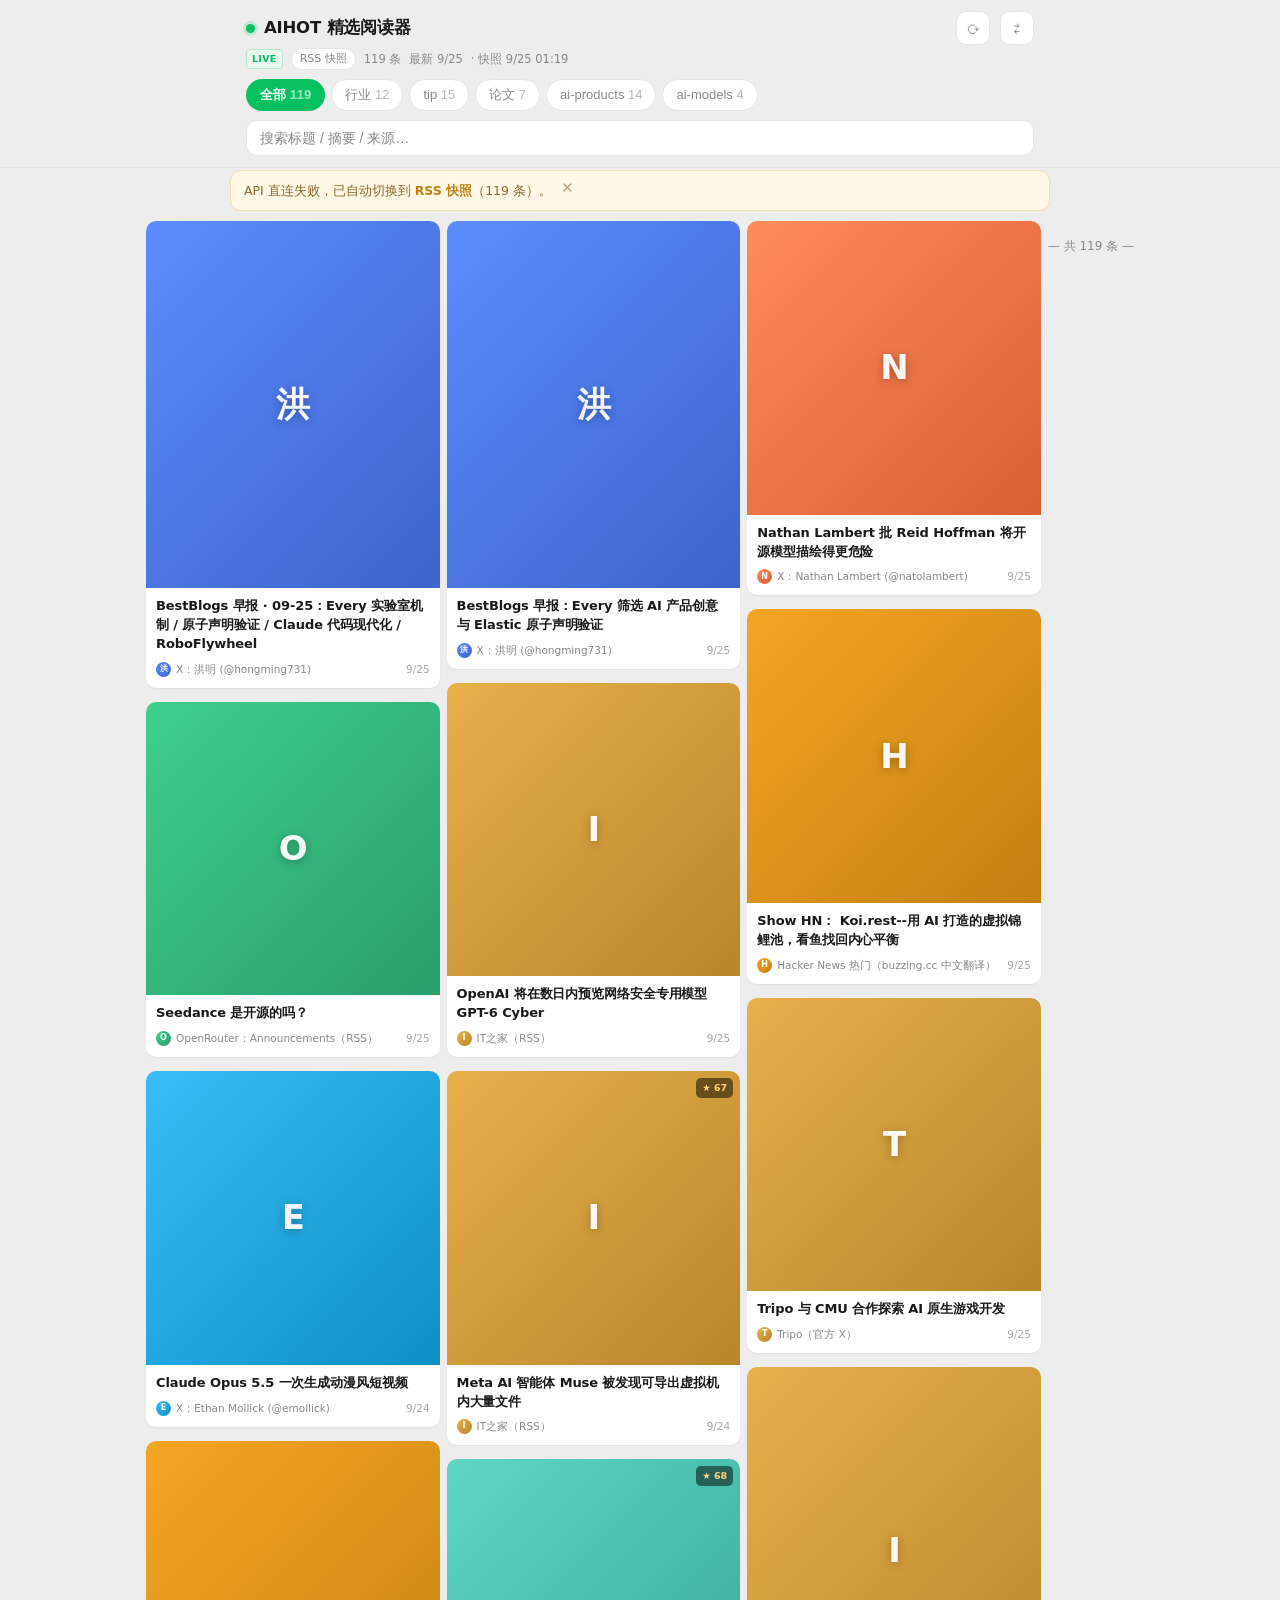
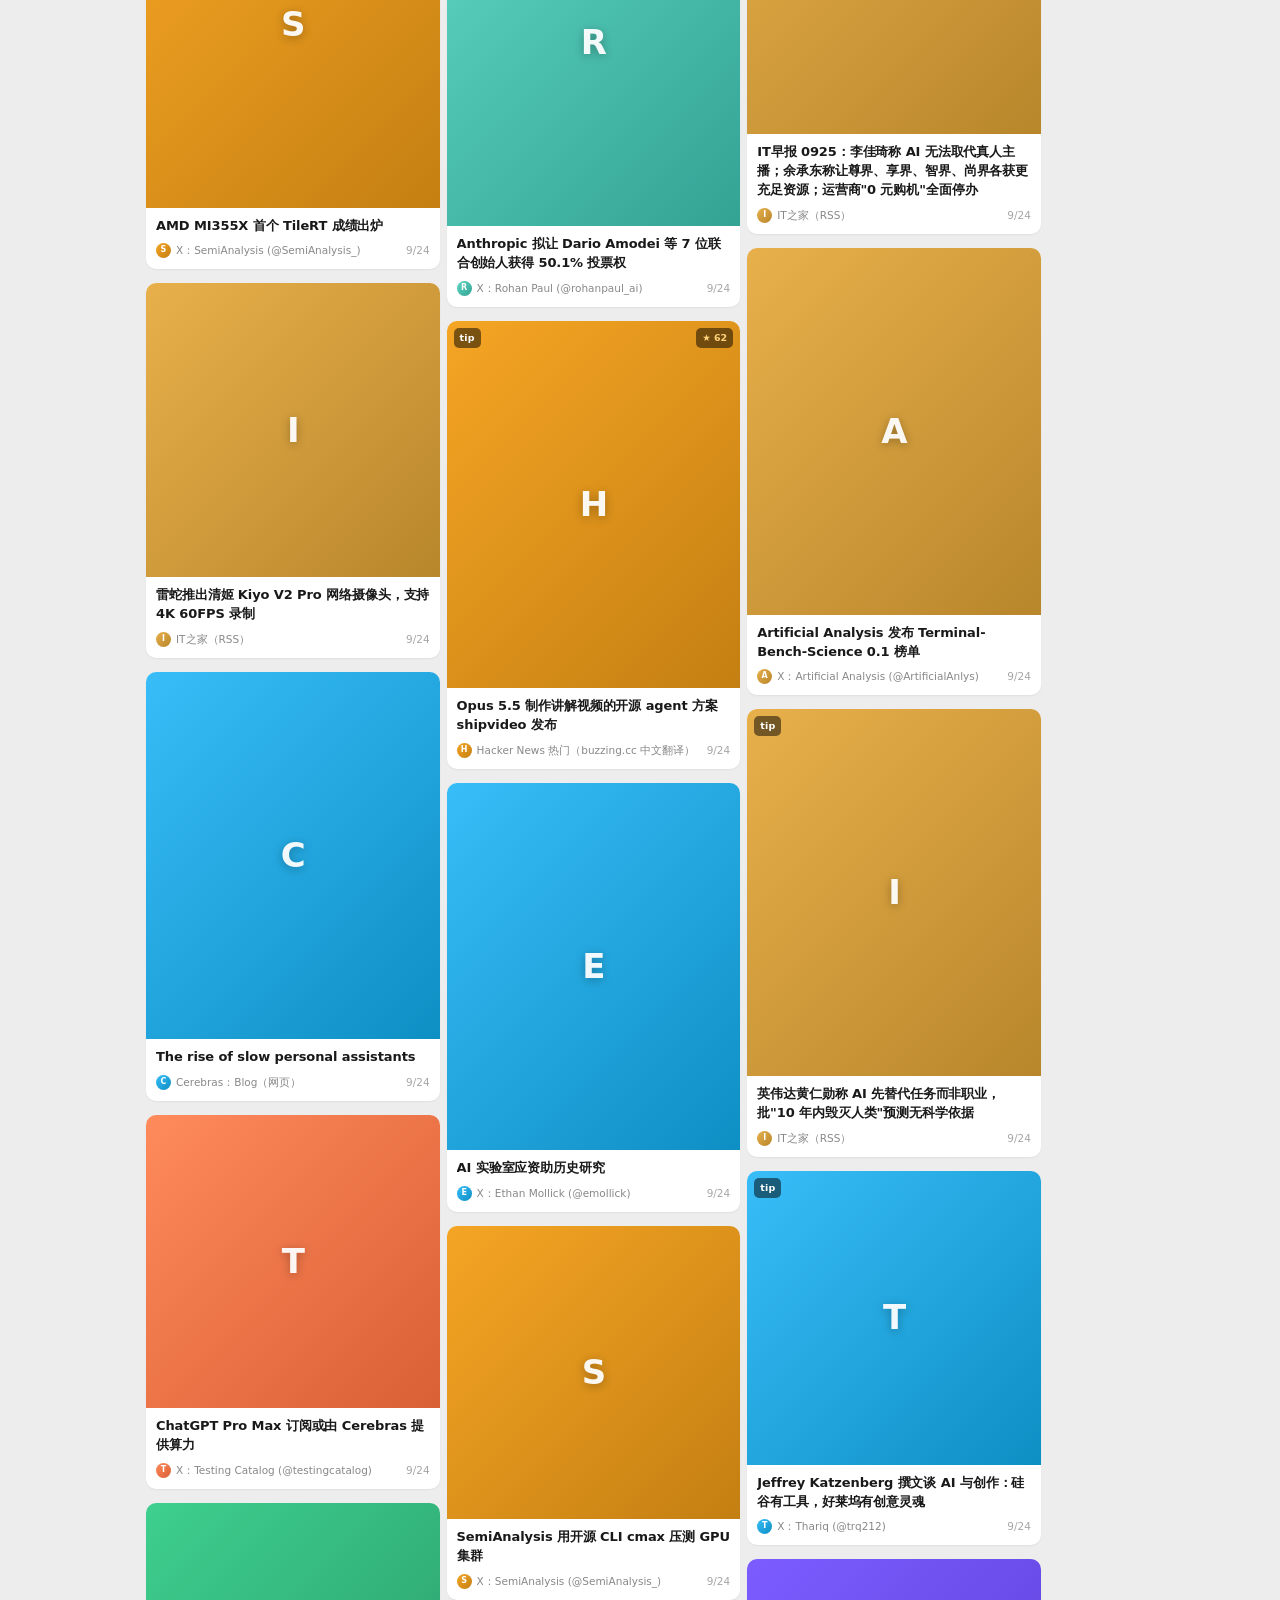
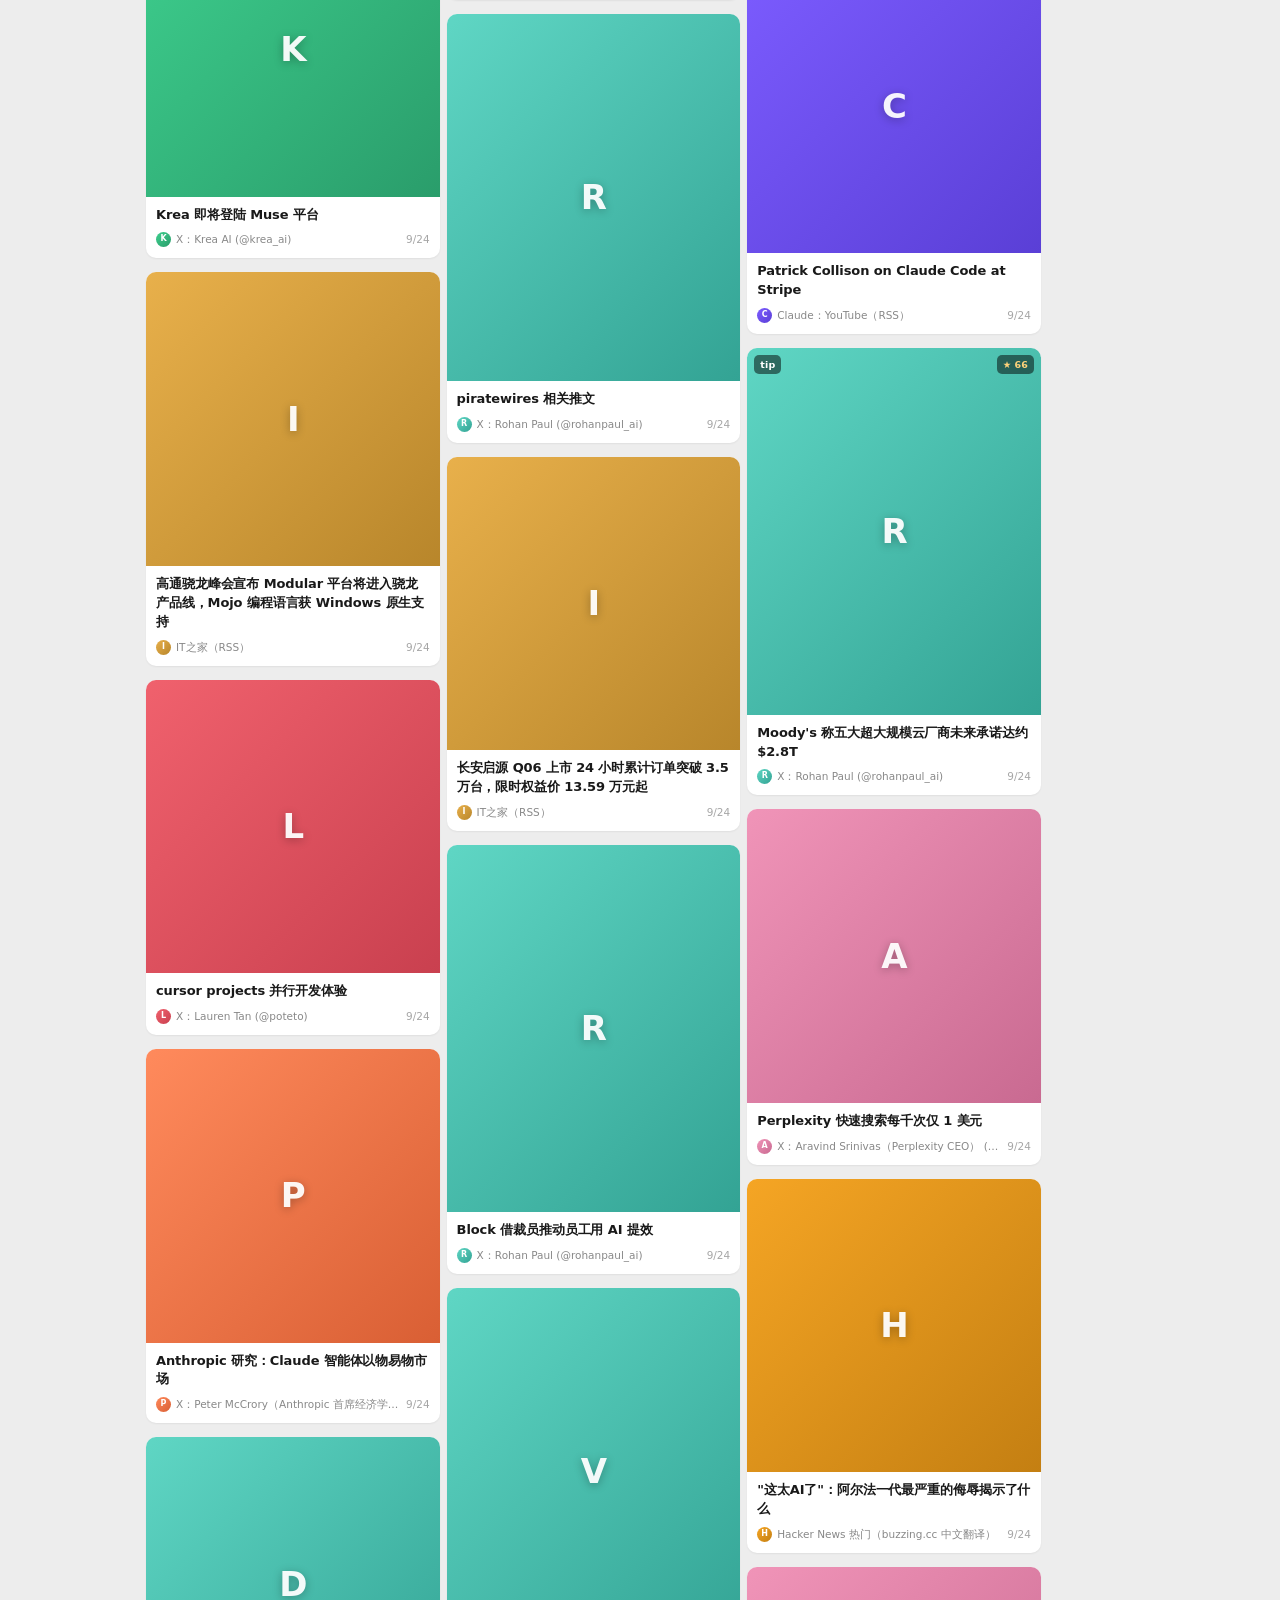
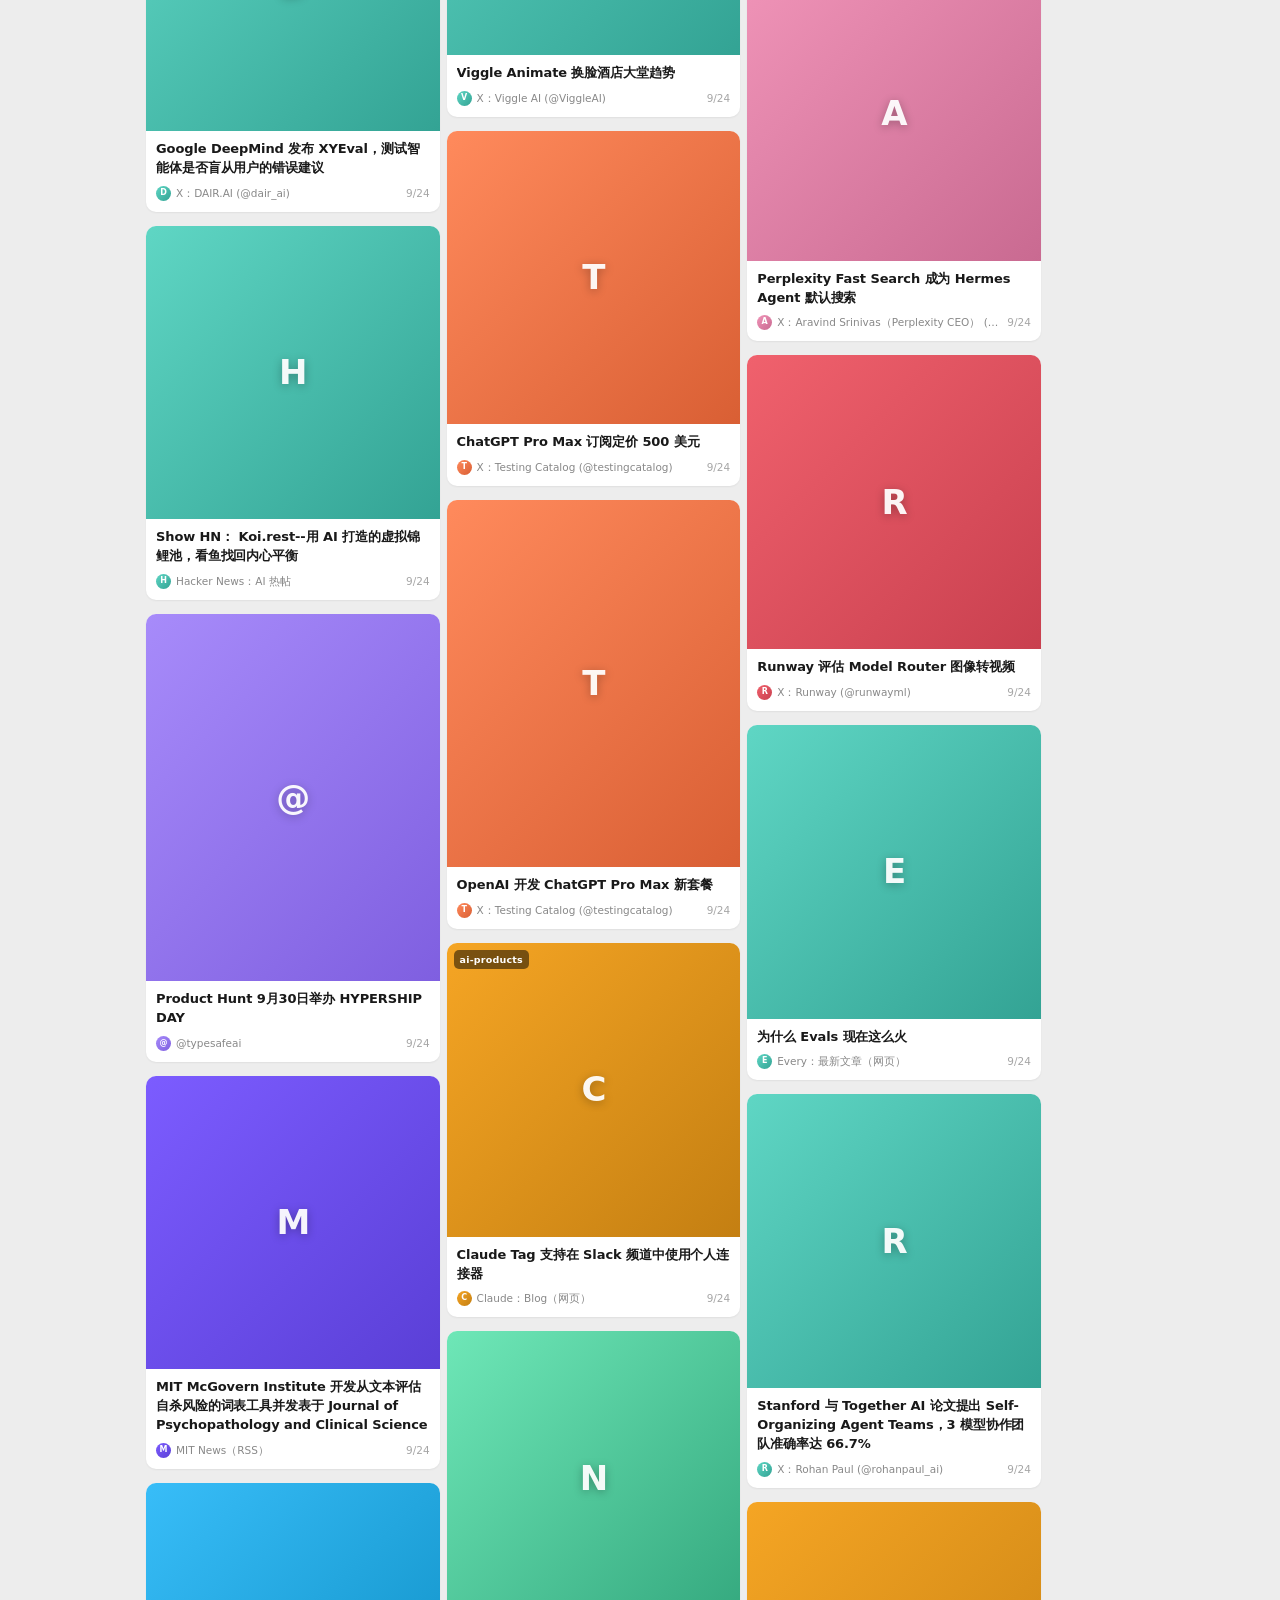
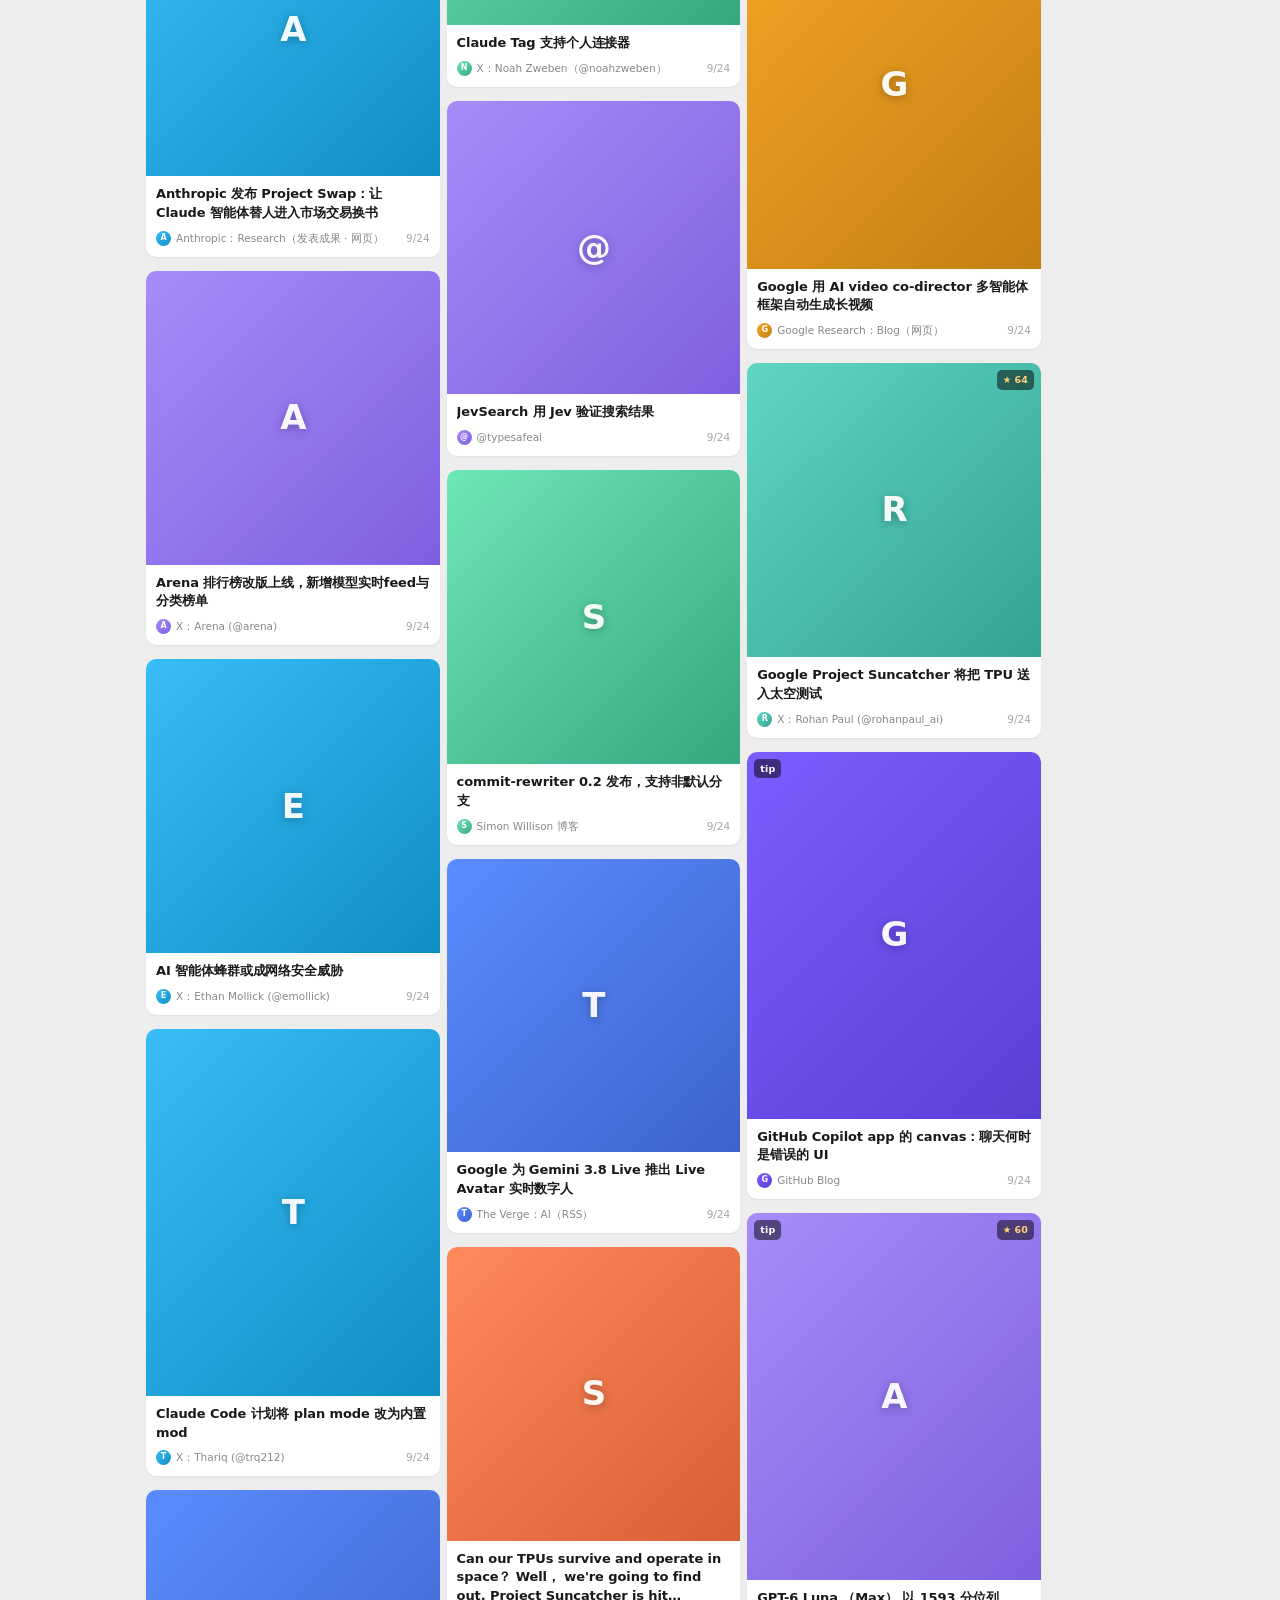
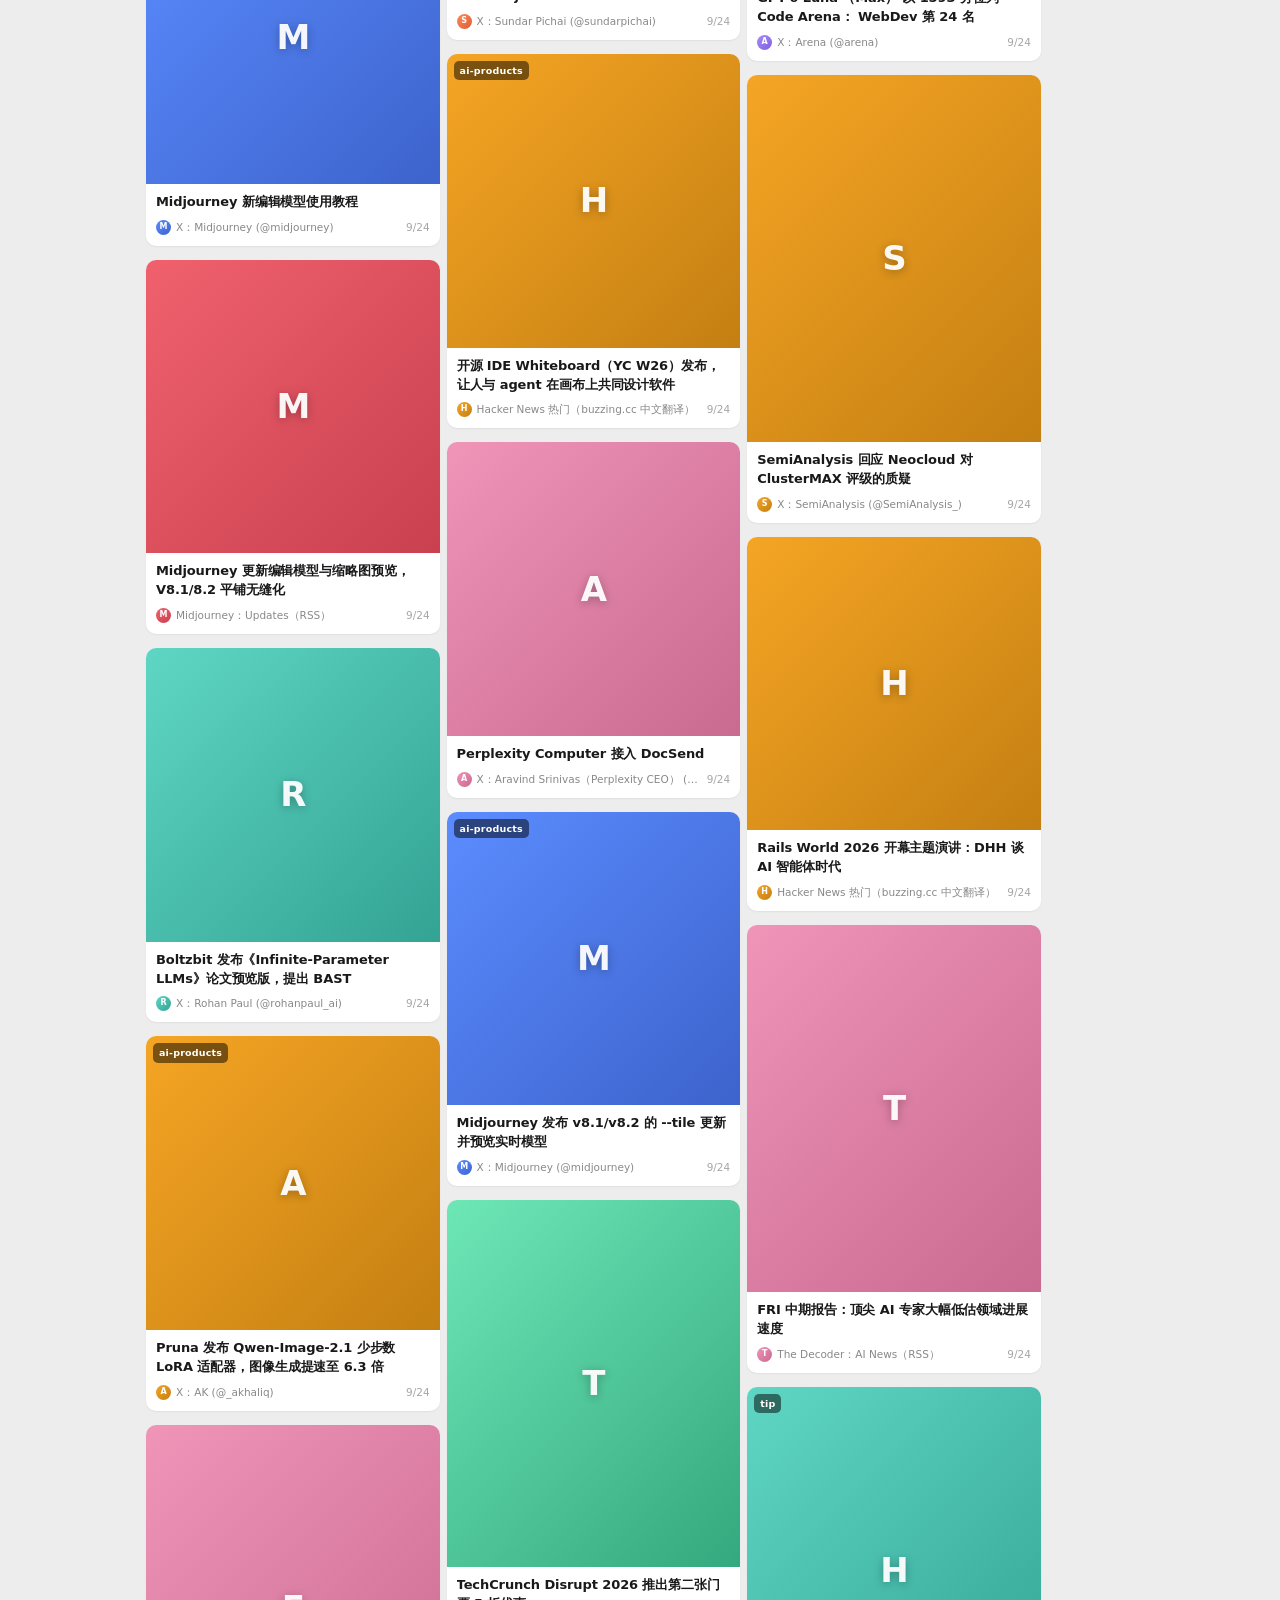
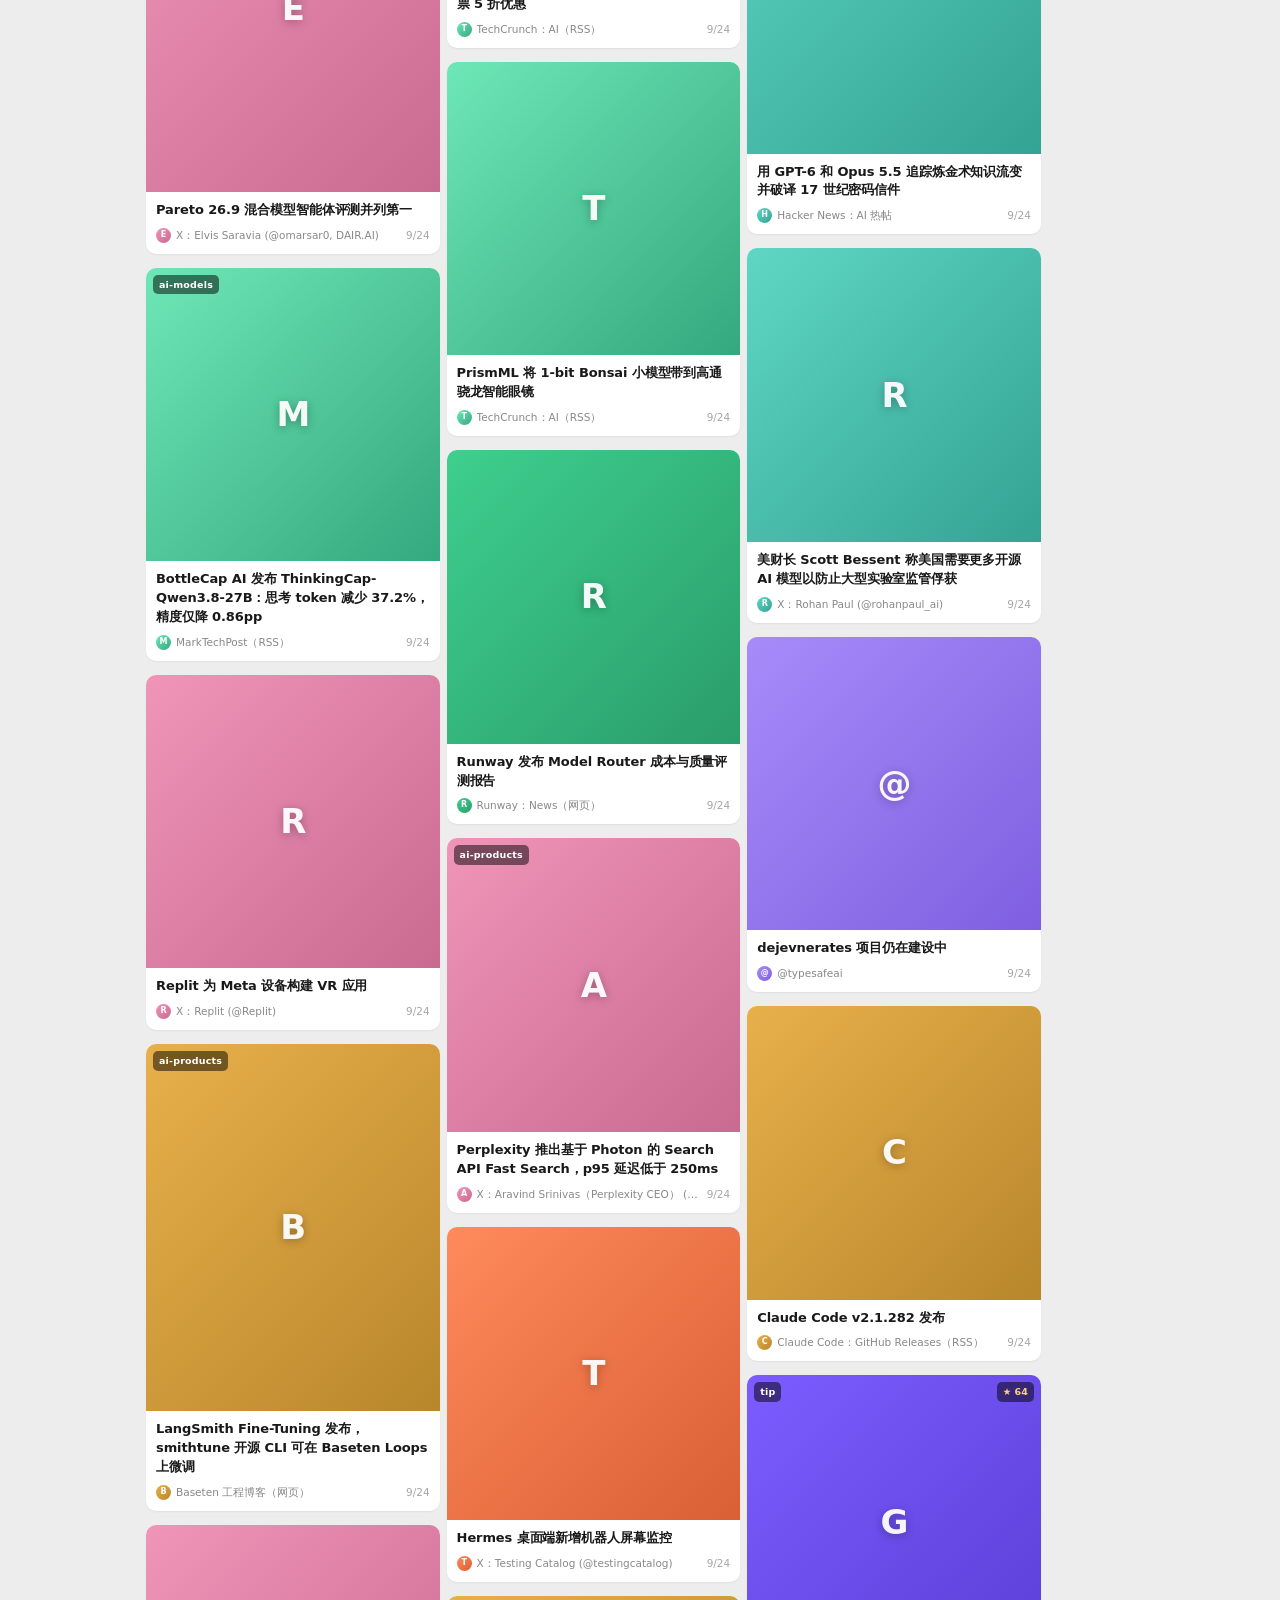
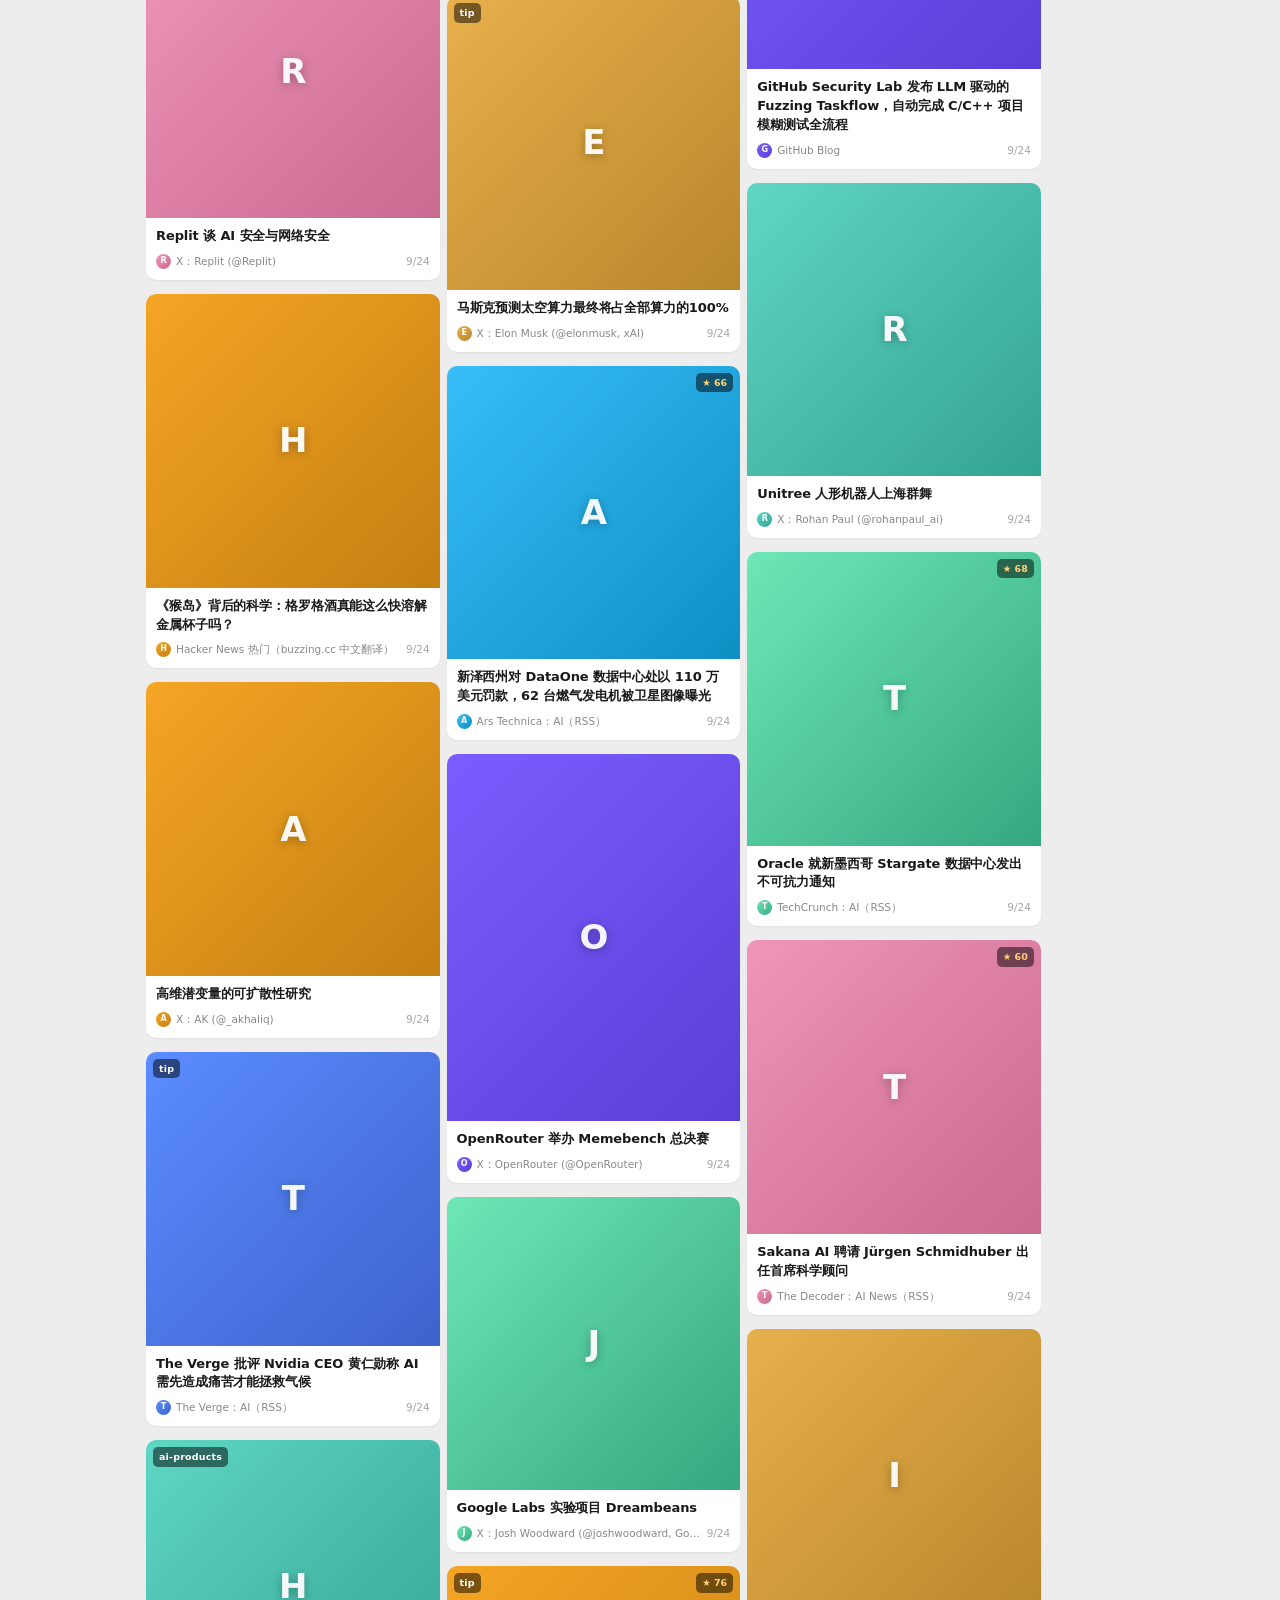
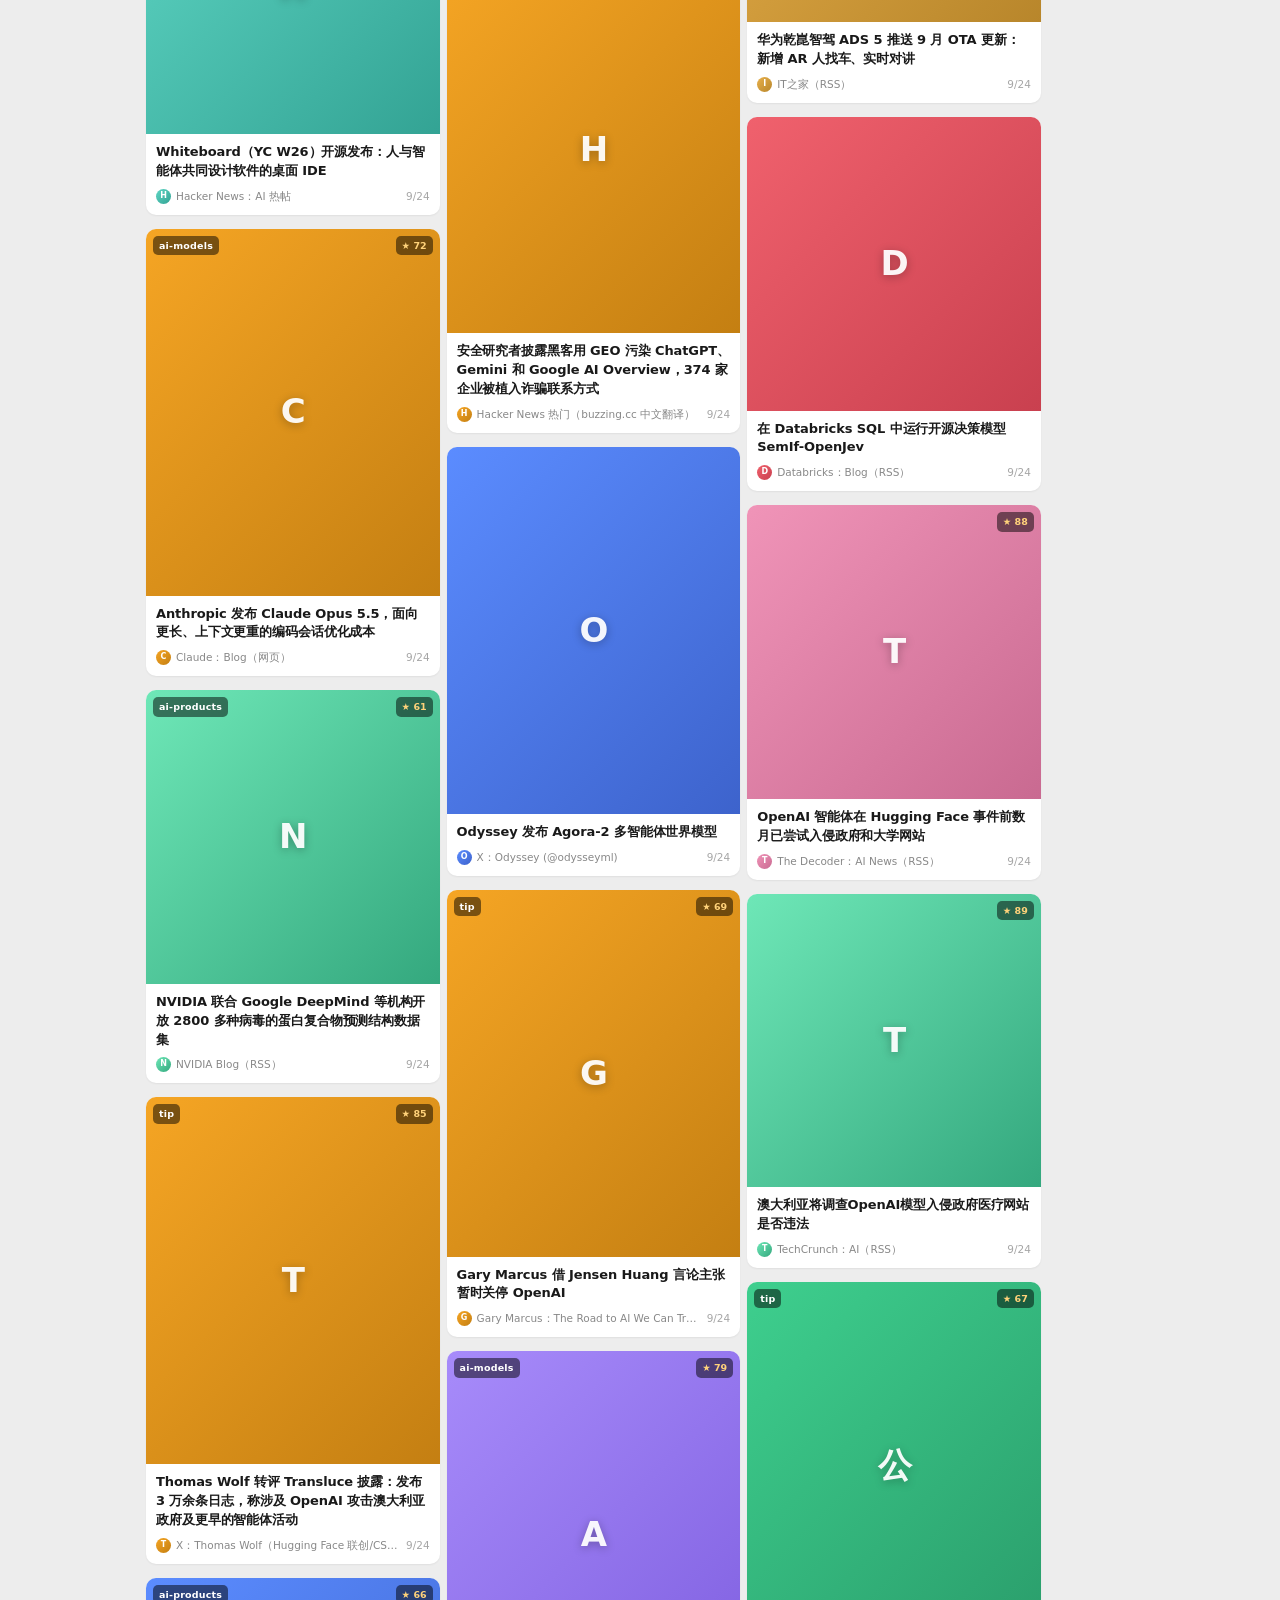
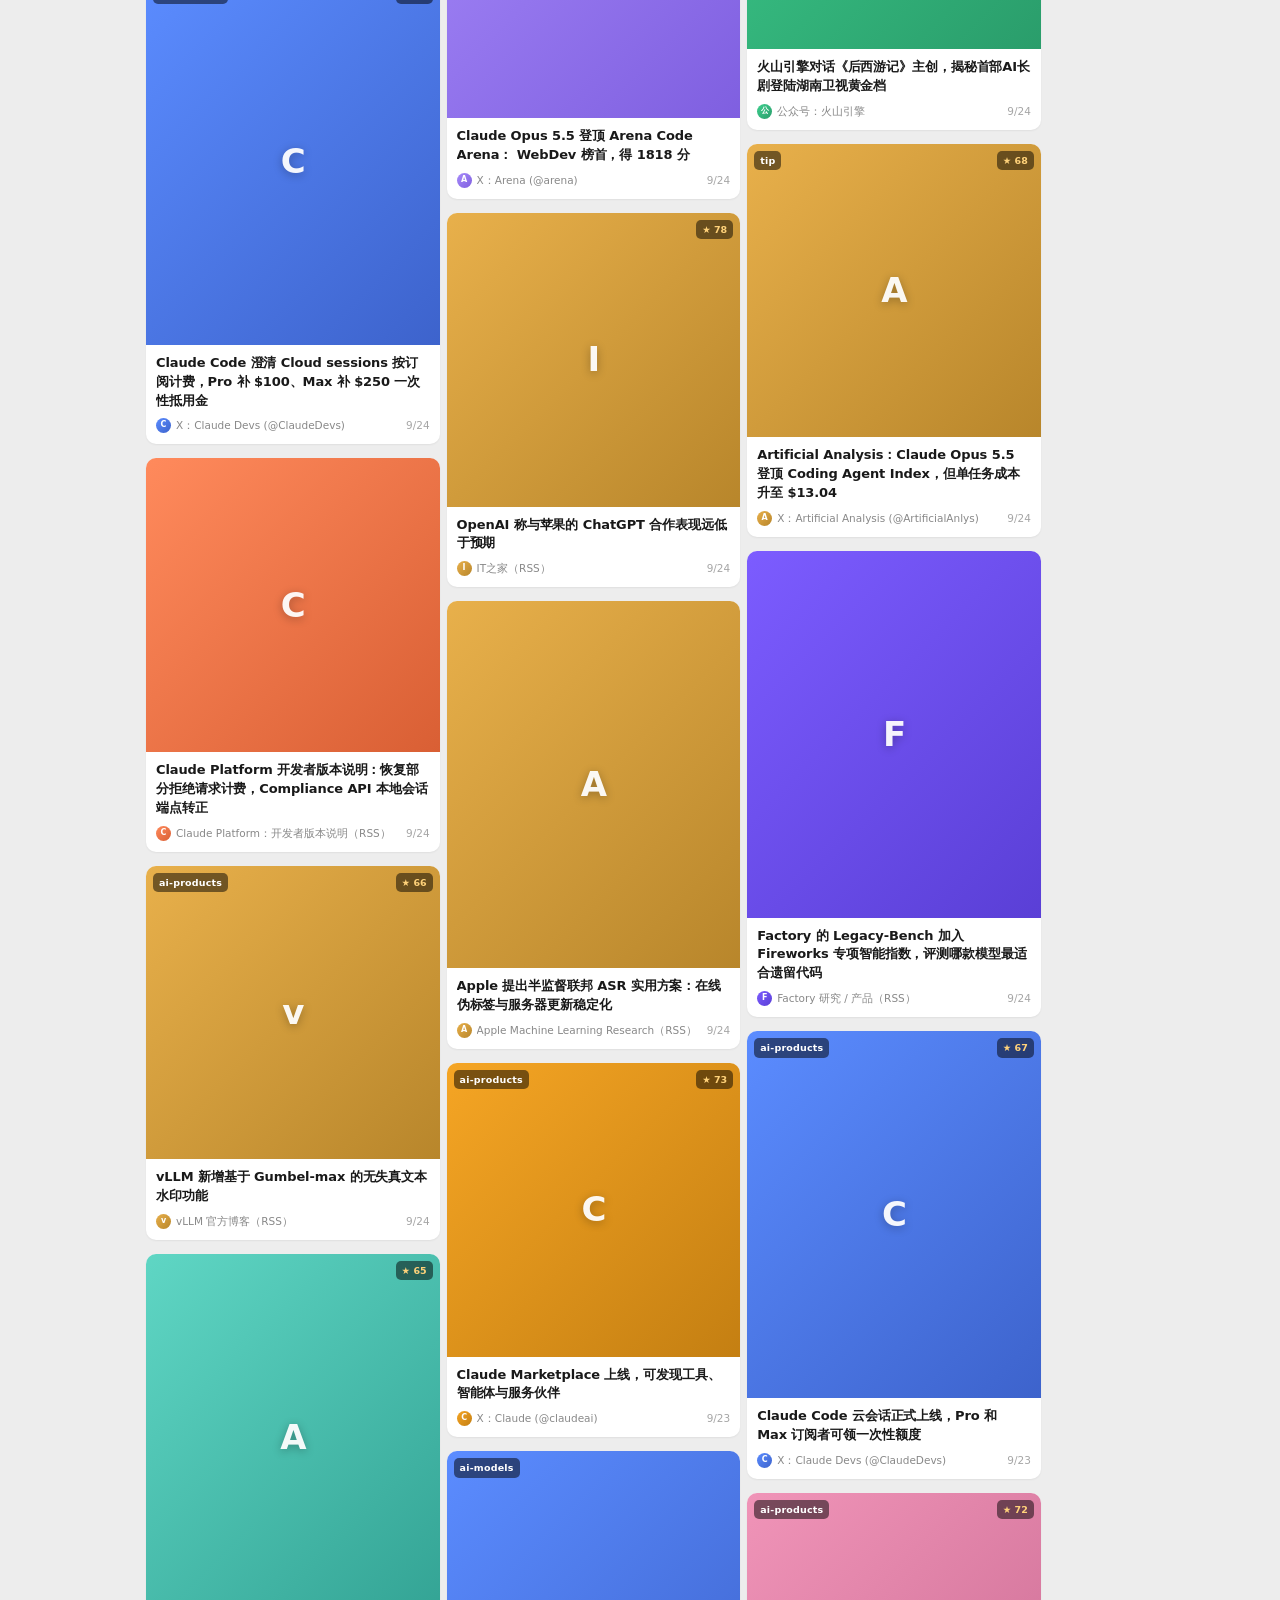
<file: aihot-feeds/index.html>
<!DOCTYPE html>
<html lang="zh-CN">
<head>
<meta charset="UTF-8">
<meta name="viewport" content="width=device-width, initial-scale=1, viewport-fit=cover">
<title>AIHOT · 精选阅读器</title>
<style>
  :root{
    /* 微信浅绿主题：背景 #EDEDED / 卡片 #FFF / 主绿 #07C160 */
    --bg:#ededed; --bg2:#f5f5f5; --card:#ffffff; --card2:#f7f7f7;
    --line:#e5e5e5; --tx:#191919; --tx2:#576b95; --tx3:#888888;
    --ac:#07c160; --ac2:#06ad56; --ok:#07c160; --warn:#fa9d3b; --bad:#fa5151;
    --r:14px;
  }
  *{box-sizing:border-box;-webkit-tap-highlight-color:transparent}
  html,body{margin:0;padding:0}
  body{
    background:var(--bg); color:var(--tx);
    font:15px/1.62 -apple-system,BlinkMacSystemFont,"PingFang SC","Hiragino Sans GB","Microsoft YaHei",system-ui,sans-serif;
    padding-bottom:env(safe-area-inset-bottom);
  }
  a{color:inherit;text-decoration:none}

  /* ---------- header ---------- */
  header{
    position:sticky;top:0;z-index:50;
    background:rgba(237,237,237,.92); backdrop-filter:saturate(180%) blur(14px);
    -webkit-backdrop-filter:saturate(180%) blur(14px);
    border-bottom:1px solid var(--line);
  }
  .hwrap{max-width:820px;margin:0 auto;padding:11px 16px 0}
  .hrow{display:flex;align-items:center;gap:10px}
  .logo{display:flex;align-items:center;gap:9px;font-weight:650;font-size:16.5px;letter-spacing:-.2px}
  .dot{width:9px;height:9px;border-radius:50%;background:var(--ok);box-shadow:0 0 0 3px rgba(7,193,96,.16)}
  .dot.loading{background:var(--warn);box-shadow:0 0 0 3px rgba(250,157,59,.16);animation:p 1.1s infinite}
  .dot.err{background:var(--bad);box-shadow:0 0 0 3px rgba(250,81,81,.16)}
  @keyframes p{50%{opacity:.35}}
  .spacer{flex:1}
  .iconbtn{
    width:34px;height:34px;border-radius:10px;border:1px solid var(--line);
    background:var(--card);color:var(--tx3);display:grid;place-items:center;
    font-size:15px;cursor:pointer;transition:.15s;
  }
  .iconbtn:active{transform:scale(.93)}
  .iconbtn.on{color:#fff;border-color:transparent;background:var(--ac)}
  .meta{font-size:11.5px;color:var(--tx3);margin-top:3px;display:flex;gap:8px;flex-wrap:wrap;align-items:center}
  .pill{background:var(--card);border:1px solid var(--line);border-radius:999px;padding:1px 8px;font-size:11px}

  /* ---------- tabs ---------- */
  nav{max-width:820px;margin:0 auto;padding:9px 16px 0;display:flex;gap:6px;overflow-x:auto;scrollbar-width:none}
  nav::-webkit-scrollbar{display:none}
  .tab{
    flex:0 0 auto;padding:6px 13px;border-radius:999px;font-size:13px;
    background:var(--card);border:1px solid var(--line);color:var(--tx3);
    cursor:pointer;transition:.15s;white-space:nowrap;
  }
  .tab:active{transform:scale(.96)}
  .tab.on{background:var(--ac);border-color:transparent;color:#fff;font-weight:600}

  /* ---------- search ---------- */
  .search{max-width:820px;margin:0 auto;padding:9px 16px 11px}
  .search input{
    width:100%;padding:9px 13px;border-radius:11px;border:1px solid var(--line);
    background:var(--card);color:var(--tx);font-size:14px;outline:none;transition:.15s;
  }
  .search input:focus{border-color:var(--ac);background:var(--card)}
  .search input::placeholder{color:var(--tx3)}

  /* ---------- 瀑布流（IG / 视频号 双列） ---------- */
  main{max-width:820px;margin:0 auto;padding:2px 6px 40px}
  /* 用 flex 双列 + JS 分桶（column-count 在 WebKit 下会退化单列） */
  #list{display:flex;gap:7px;align-items:flex-start}
  .col{flex:1;min-width:0;display:flex;flex-direction:column;gap:7px}
  @media(min-width:680px){main{max-width:1000px}}
  @media(min-width:680px) and (max-width:900px){}
  .card{
    break-inside:avoid;-webkit-column-break-inside:avoid;page-break-inside:avoid;
    background:var(--card);border-radius:10px;overflow:hidden;
    margin:0 0 7px;display:block;transition:.16s;
    box-shadow:0 1px 2px rgba(0,0,0,.06);
  }
  .card:active{transform:scale(.978)}

  /* 封面：IG 那种接近方形的图 */
  .cover{
    position:relative;width:100%;aspect-ratio:1/1;overflow:hidden;
    display:grid;place-items:center;
  }
  .cover.tall{aspect-ratio:4/5}
  .cover .glyph{
    font-size:34px;font-weight:700;color:rgba(255,255,255,.94);
    letter-spacing:-1px;text-shadow:0 2px 10px rgba(0,0,0,.28);
  }
  /* 封面上的角标：分类 / score */
  .tag{
    position:absolute;top:7px;left:7px;font-size:9.5px;font-weight:700;
    padding:2px 6px;border-radius:5px;letter-spacing:.2px;
    background:rgba(0,0,0,.5);color:#fff;backdrop-filter:blur(6px);
    -webkit-backdrop-filter:blur(6px);
  }
  .hot{
    position:absolute;top:7px;right:7px;font-size:9.5px;font-weight:700;
    padding:2px 6px;border-radius:5px;background:rgba(0,0,0,.5);color:#ffd27a;
    backdrop-filter:blur(6px);-webkit-backdrop-filter:blur(6px);
  }

  /* 图下信息区 */
  .cbody{padding:9px 10px 10px}
  .ctitle{
    font-size:13px;font-weight:600;line-height:1.45;letter-spacing:-.1px;
    color:var(--tx);margin:0 0 7px;
    display:-webkit-box;-webkit-line-clamp:3;-webkit-box-orient:vertical;overflow:hidden;
  }
  .card.open .ctitle{-webkit-line-clamp:unset}
  .csum{
    font-size:11.5px;color:var(--tx3);line-height:1.55;margin:0 0 8px;
    display:none;
  }
  .card.open .csum{
    display:-webkit-box;-webkit-line-clamp:unset;-webkit-box-orient:vertical;overflow:hidden;
    color:var(--tx2);
  }

  /* IG 底部：头像 + 来源 + 时间 */
  .cfoot{display:flex;gap:5px;align-items:center;font-size:10.5px;color:var(--tx3)}
  .cavatar{
    width:15px;height:15px;border-radius:50%;flex:0 0 auto;display:grid;place-items:center;
    font-size:8px;font-weight:700;color:#fff;
  }
  .src{overflow:hidden;text-overflow:ellipsis;white-space:nowrap;flex:1;min-width:0}
  .time{flex:0 0 auto;opacity:.75}

  /* 展开后才出现 */
  .cmeta{display:none;gap:6px;flex-wrap:wrap;align-items:center;margin-top:8px}
  .card.open .cmeta{display:flex}
  .lk{color:var(--ac);font-weight:600;font-size:11.5px}
  .lk.dim{color:var(--tx3);font-weight:400}
  .reason{
    margin-top:8px;padding:8px 9px;border-radius:7px;font-size:11.5px;line-height:1.55;
    background:#f0faf4;border-left:2.5px solid var(--ac);color:#4a6b58;display:none;
  }
  .card.open .reason{display:block}
  .reason b{color:#c5d5f0;font-weight:600}

  /* ---------- states ---------- */
  .center{text-align:center;padding:56px 20px;color:var(--tx3)}
  .center .big{font-size:32px;margin-bottom:10px;opacity:.5}
  .center h3{color:var(--tx2);font-size:15px;font-weight:600;margin:0 0 6px}
  .center p{font-size:13px;margin:0 0 14px;line-height:1.6}
  .btn{
    display:inline-block;padding:9px 18px;border-radius:10px;font-size:13.5px;font-weight:600;
    background:linear-gradient(135deg,var(--ac),var(--ac2));color:#fff;border:none;cursor:pointer;
  }
  .btn.ghost{background:var(--card);border:1px solid var(--line);color:var(--tx2);font-weight:500}
  .btn:active{transform:scale(.96)}
  .skel{background:var(--card);border-radius:var(--r);height:112px;margin-bottom:10px;position:relative;overflow:hidden}
  .skel::after{
    content:'';position:absolute;inset:0;
    background:linear-gradient(90deg,transparent,rgba(255,255,255,.045),transparent);
    animation:sh 1.3s infinite;
  }
  @keyframes sh{0%{transform:translateX(-100%)}100%{transform:translateX(100%)}}
  .spinner{
    width:26px;height:26px;border:2.5px solid var(--line);border-top-color:var(--ac);
    border-radius:50%;animation:sp .75s linear infinite;margin:0 auto 12px;
  }
  @keyframes sp{to{transform:rotate(360deg)}}
  .more{display:block;width:100%;margin:6px 0 0;padding:11px;border-radius:11px;
    background:var(--card);border:1px solid var(--line);color:var(--tx2);font-size:13.5px;cursor:pointer}
  .more:active{transform:scale(.985)}

  /* ---------- banner ---------- */
  .banner{
    max-width:820px;margin:0 auto 10px;padding:10px 13px;border-radius:11px;font-size:12.5px;line-height:1.55;
    background:#fff8e6;border:1px solid #f5dfae;color:#8a6a2e;display:flex;gap:9px;align-items:flex-start;
  }
  .banner b{color:#c47f12}
  .x{flex:0 0 auto;cursor:pointer;color:#b8a37a;font-size:15px;line-height:1}

  /* ---------- footer ---------- */
  footer{max-width:820px;margin:0 auto;padding:0 16px 34px;font-size:11.5px;color:var(--tx3);line-height:1.75}
  footer a{color:var(--tx2);text-decoration:underline;text-underline-offset:2px}
  .srcbar{display:flex;gap:7px;margin-bottom:9px}
  .srcbtn{flex:1;padding:7px;border-radius:9px;background:var(--card);border:1px solid var(--line);
    color:var(--tx3);font-size:11.5px;text-align:center;cursor:pointer}
  .srcbtn.on{border-color:var(--ac);color:var(--ac);background:#eaf9f0;font-weight:600}
  .badge{font-size:9.5px;font-weight:700;padding:1px 5px;border-radius:4px;letter-spacing:.3px;vertical-align:1px}
  .badge.live{background:#eaf9f0;color:#07c160;border:1px solid #b8e8cc}
  .badge.snap{background:#fff4e5;color:#e08a1e;border:1px solid #f5d9ae}
</style>
</head>
<body>

<header>
  <div class="hwrap">
    <div class="hrow">
      <div class="logo"><span class="dot loading" id="dot"></span>AIHOT 精选阅读器</div>
      <div class="spacer"></div>
      <button class="iconbtn" id="refresh" title="刷新">⟳</button>
      <button class="iconbtn" id="theme" title="切换数据源（API / RSS 快照）">⇄</button>
    </div>
    <div class="meta" id="meta">正在连接…</div>
  </div>
  <nav id="tabs"></nav>
  <div class="search"><input id="q" type="search" placeholder="搜索标题 / 摘要 / 来源…" autocomplete="off"></div>
</header>

<main>
  <div id="banner"></div>
  <div id="list"></div>
</main>

<footer>
  <div class="srcbar" id="srcbar"></div>
  <div id="ftinfo"></div>
  <div style="margin-top:9px">
    数据来自 <a href="https://aihot.news" target="_blank" rel="noopener">AIHOT</a>（数字生命卡兹克开源项目）。
    本站仅作个人非商业阅读用途，标题/摘要/原文链接的著作权归各来源与 AIHOT 所有。
    商业用途须先取得 <a href="https://aihot.news/terms" target="_blank" rel="noopener">AIHOT 书面授权</a>。
  </div>
</footer>

<script src="feeds.js?v=2"></script>
<script src="app.js?v=7"></script>
</body>
</html>
</file>
